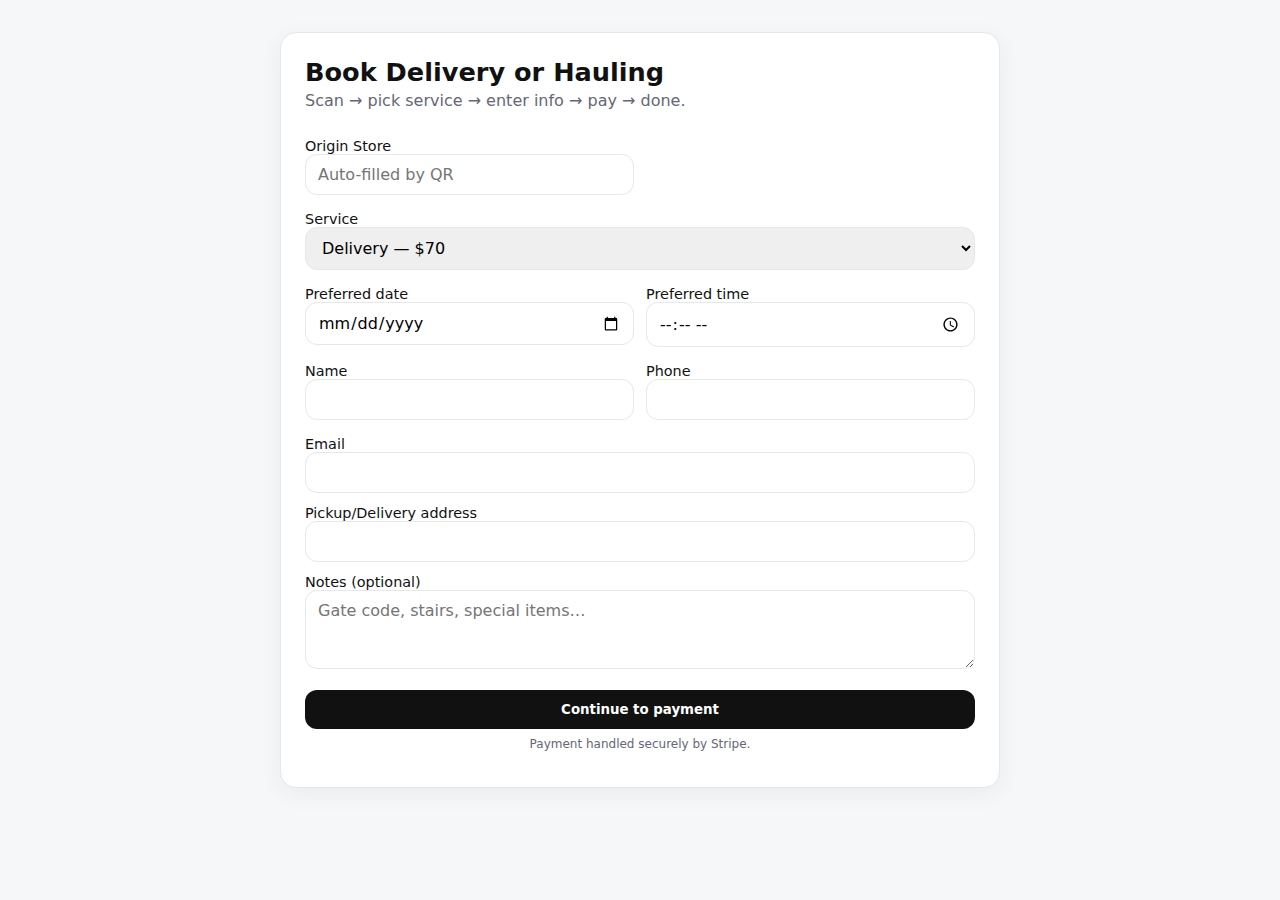
<file: index.html>
<!doctype html>
<html lang="en">
<head>
  <meta charset="utf-8" />
  <meta name="viewport" content="width=device-width, initial-scale=1" />
  <title>Book Delivery or Hauling</title>
  <link rel="stylesheet" href="styles.css">
</head>
<body>
  <main class="card">
    <h1>Book Delivery or Hauling</h1>
    <p class="sub">Scan → pick service → enter info → pay → done.</p>

    <form id="booking-form">
      <div class="row">
        <label>Origin Store
          <input id="store" name="store" placeholder="Auto-filled by QR">
        </label>
        <label class="hidden">Store ID
          <input id="store_id" name="store_id" placeholder="OHT001">
        </label>
      </div>

      <label>Service
        <select id="service" name="service">
          <option value="delivery">Delivery — $70</option>
          <option value="delivery_haul">Delivery + Haul Away — $125</option>
        </select>
      </label>

      <div class="row">
        <label>Preferred date
          <input type="date" id="date" name="date" required>
        </label>
        <label>Preferred time
          <input type="time" id="time" name="time" required>
        </label>
      </div>

      <div class="row">
        <label>Name
          <input id="name" name="name" required>
        </label>
        <label>Phone
          <input id="phone" name="phone" required>
        </label>
      </div>

      <label>Email
        <input type="email" id="email" name="email" required>
      </label>

      <label>Pickup/Delivery address
        <input id="address" name="address" required>
      </label>

      <label>Notes (optional)
        <textarea id="notes" name="notes" rows="3" placeholder="Gate code, stairs, special items…"></textarea>
      </label>

      <div id="error" class="error" hidden></div>

      <button type="submit" id="submit">Continue to payment</button>
      <p class="tiny">Payment handled securely by Stripe.</p>
    </form>
  </main>

  <script src="script.js"></script>
</body>
</html>
</file>
<file: styles.css>
:root { --bg:#f6f7f9; --fg:#111; --muted:#667; --card:#fff; --border:#e5e7eb; }
* { box-sizing: border-box; font-family: system-ui, -apple-system, Segoe UI, Roboto, sans-serif; }
body { margin:0; background:var(--bg); color:var(--fg); }
.card { max-width: 720px; margin: 32px auto; background:var(--card); border:1px solid var(--border);
        border-radius:16px; padding:24px; box-shadow: 0 6px 24px rgba(0,0,0,.05);}
h1 { margin:0 0 4px; font-size: 1.6rem; }
.sub { margin: 0 0 16px; color: var(--muted); }
label { display:block; font-size: .9rem; margin: 12px 0 4px; }
input, select, textarea { width:100%; padding:10px 12px; border:1px solid var(--border); border-radius:12px; font-size:1rem; }
.row { display:grid; grid-template-columns: 1fr 1fr; gap:12px; }
@media (max-width:700px){ .row { grid-template-columns: 1fr; } }
button { width:100%; padding:12px 16px; font-weight:600; background:#111; color:#fff; border:0; border-radius:12px; margin-top:14px; cursor:pointer; }
button:disabled { opacity:.6; cursor:default; }
.tiny { text-align:center; font-size:.75rem; color:var(--muted); margin-top:8px; }
.error { background:#fee; color:#a00; padding:10px 12px; border-radius:10px; }
.hidden { display:none; } /* make store_id hidden from users */
</file>
